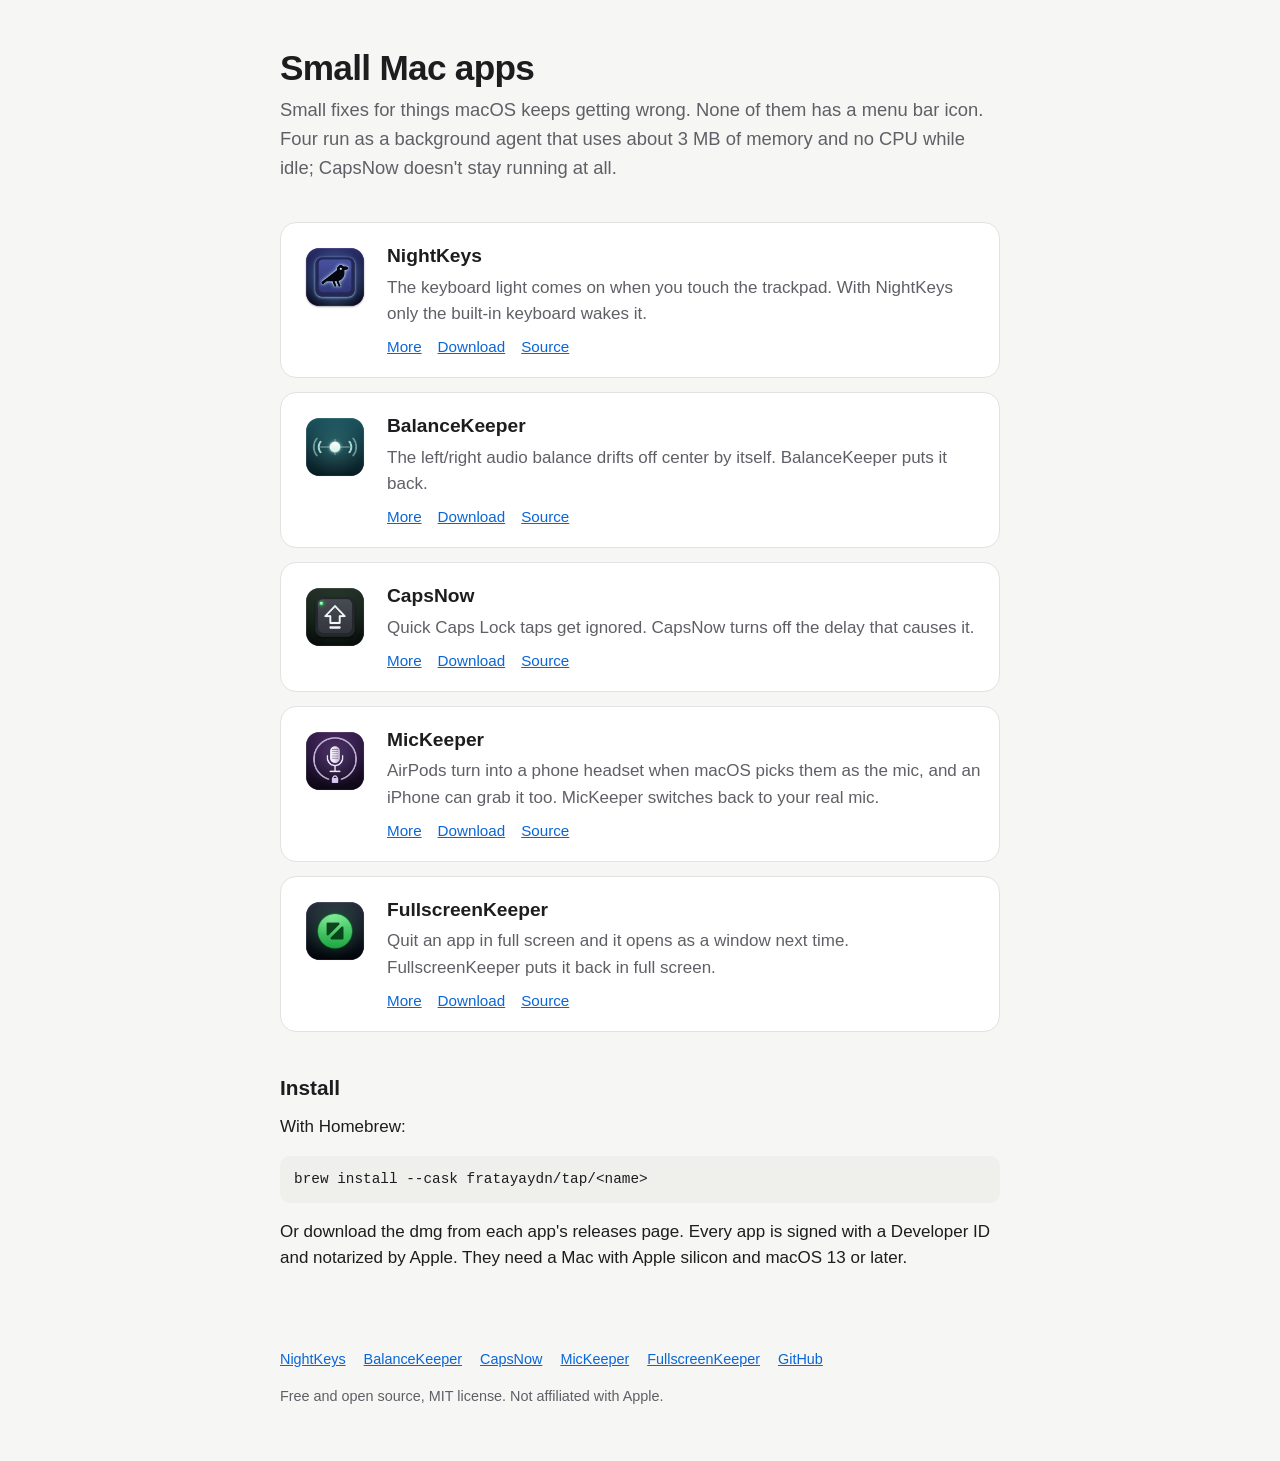
<file: index.html>
<!doctype html>
<html lang="en">
<head>
<meta charset="utf-8">
<meta name="viewport" content="width=device-width, initial-scale=1">
<title>Small Mac apps by fratayaydn</title>
<meta name="description" content="Free, open source macOS utilities: NightKeys, BalanceKeeper, CapsNow and MicKeeper. Small fixes for keyboard light, audio balance, Caps Lock delay and AirPods microphone.">
<link rel="canonical" href="https://fratayaydn.github.io/">
<link rel="icon" href="/assets/nightkeys-icon-64.png">
<meta property="og:type" content="website">
<meta property="og:title" content="Small Mac apps by fratayaydn">
<meta property="og:description" content="Free, open source macOS utilities: NightKeys, BalanceKeeper, CapsNow and MicKeeper. Small fixes for keyboard light, audio balance, Caps Lock delay and AirPods microphone.">
<meta property="og:url" content="https://fratayaydn.github.io/">
<meta property="og:image" content="https://fratayaydn.github.io/assets/site-card.png">
<meta name="twitter:card" content="summary_large_image">
<link rel="stylesheet" href="/assets/style.css">
<script type="application/ld+json">
{
 "@context": "https://schema.org",
 "@type": "WebSite",
 "name": "Small Mac apps",
 "url": "https://fratayaydn.github.io/",
 "author": {
  "@type": "Person",
  "name": "Fırat Ayaydın",
  "url": "https://github.com/fratayaydn"
 },
 "hasPart": [
  {
   "@type": "SoftwareApplication",
   "name": "NightKeys",
   "url": "https://fratayaydn.github.io/nightkeys/",
   "operatingSystem": "macOS",
   "applicationCategory": "UtilitiesApplication"
  },
  {
   "@type": "SoftwareApplication",
   "name": "BalanceKeeper",
   "url": "https://fratayaydn.github.io/balancekeeper/",
   "operatingSystem": "macOS",
   "applicationCategory": "UtilitiesApplication"
  },
  {
   "@type": "SoftwareApplication",
   "name": "CapsNow",
   "url": "https://fratayaydn.github.io/capsnow/",
   "operatingSystem": "macOS",
   "applicationCategory": "UtilitiesApplication"
  },
  {
   "@type": "SoftwareApplication",
   "name": "MicKeeper",
   "url": "https://fratayaydn.github.io/mickeeper/",
   "operatingSystem": "macOS",
   "applicationCategory": "UtilitiesApplication"
  }
 ]
}
</script>
<script type='module' src='https://static.cloudflareinsights.com/beacon.min.js' data-cf-beacon='{"token": "ce763ea0298b45959fbdf014d307d417"}'></script>
</head>
<body>
<main>
<section class="intro">
<h1>Small Mac apps</h1>
<p class="lead">Small fixes for things macOS keeps getting wrong. None of them has a menu bar icon. Four run as a background agent that uses about 3 MB of memory and no CPU while idle; CapsNow doesn't stay running at all.</p>
</section>
<ul class="apps">
<li class="app">
<img src="/assets/nightkeys-icon.png" alt="" width="72" height="72">
<div>
<h2><a href="/nightkeys/">NightKeys</a></h2>
<p>The keyboard light comes on when you touch the trackpad. With NightKeys only the built-in keyboard wakes it.</p>
<div class="links"><a href="/nightkeys/">More</a><a href="https://github.com/fratayaydn/nightkeys/releases/latest">Download</a><a href="https://github.com/fratayaydn/nightkeys">Source</a></div>
</div>
</li>
<li class="app">
<img src="/assets/balancekeeper-icon.png" alt="" width="72" height="72">
<div>
<h2><a href="/balancekeeper/">BalanceKeeper</a></h2>
<p>The left/right audio balance drifts off center by itself. BalanceKeeper puts it back.</p>
<div class="links"><a href="/balancekeeper/">More</a><a href="https://github.com/fratayaydn/balancekeeper/releases/latest">Download</a><a href="https://github.com/fratayaydn/balancekeeper">Source</a></div>
</div>
</li>
<li class="app">
<img src="/assets/capsnow-icon.png" alt="" width="72" height="72">
<div>
<h2><a href="/capsnow/">CapsNow</a></h2>
<p>Quick Caps Lock taps get ignored. CapsNow turns off the delay that causes it.</p>
<div class="links"><a href="/capsnow/">More</a><a href="https://github.com/fratayaydn/capsnow/releases/latest">Download</a><a href="https://github.com/fratayaydn/capsnow">Source</a></div>
</div>
</li>
<li class="app">
<img src="/assets/mickeeper-icon.png" alt="" width="72" height="72">
<div>
<h2><a href="/mickeeper/">MicKeeper</a></h2>
<p>AirPods turn into a phone headset when macOS picks them as the mic, and an iPhone can grab it too. MicKeeper switches back to your real mic.</p>
<div class="links"><a href="/mickeeper/">More</a><a href="https://github.com/fratayaydn/mickeeper/releases/latest">Download</a><a href="https://github.com/fratayaydn/mickeeper">Source</a></div>
</div>
</li>
<li class="app">
<img src="/assets/fullscreenkeeper-icon.png" alt="" width="72" height="72">
<div>
<h2><a href="/fullscreenkeeper/">FullscreenKeeper</a></h2>
<p>Quit an app in full screen and it opens as a window next time. FullscreenKeeper puts it back in full screen.</p>
<div class="links"><a href="/fullscreenkeeper/">More</a><a href="https://github.com/fratayaydn/fullscreenkeeper/releases/latest">Download</a><a href="https://github.com/fratayaydn/fullscreenkeeper">Source</a></div>
</div>
</li>
</ul>
<h2>Install</h2>
<p>With Homebrew:</p>
<pre><code>brew install --cask fratayaydn/tap/&lt;name&gt;</code></pre>
<p>Or download the dmg from each app's releases page. Every app is signed with a Developer ID and notarized by Apple. They need a Mac with Apple silicon and macOS 13 or later.</p>
</main>
<footer class="site">
<ul><li><a href="/nightkeys/">NightKeys</a></li><li><a href="/balancekeeper/">BalanceKeeper</a></li><li><a href="/capsnow/">CapsNow</a></li><li><a href="/mickeeper/">MicKeeper</a></li><li><a href="/fullscreenkeeper/">FullscreenKeeper</a></li><li><a href="https://github.com/fratayaydn">GitHub</a></li></ul>
<p>Free and open source, MIT license. Not affiliated with Apple.</p>
</footer>
</body>
</html>
</file>
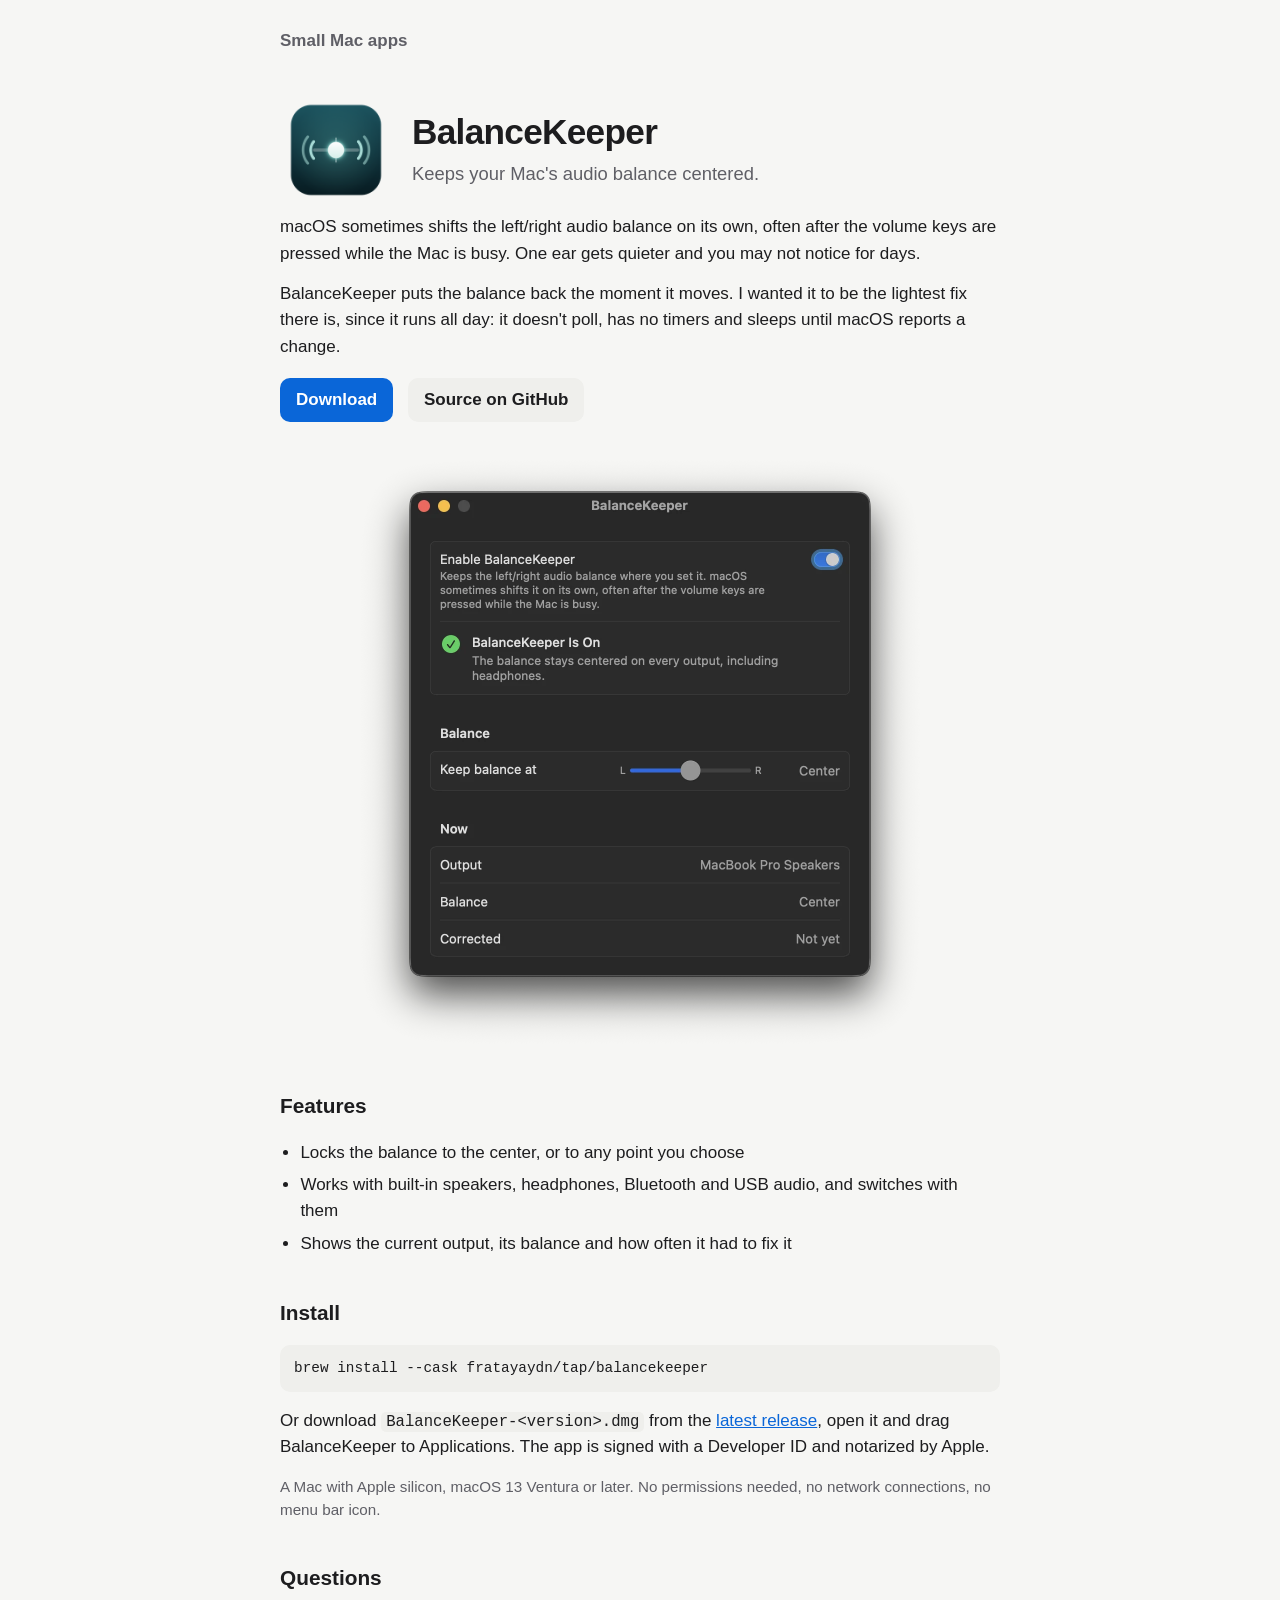
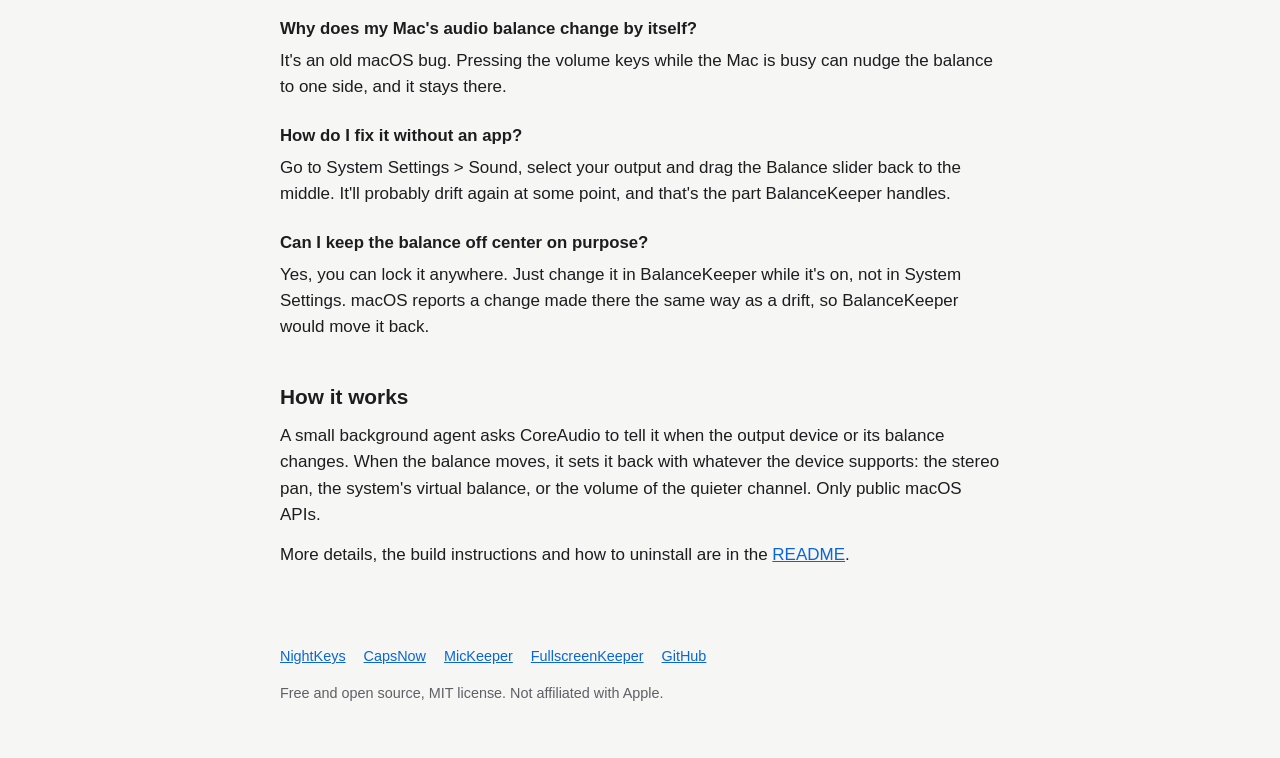
<file: balancekeeper/index.html>
<!doctype html>
<html lang="en">
<head>
<meta charset="utf-8">
<meta name="viewport" content="width=device-width, initial-scale=1">
<title>BalanceKeeper: fix Mac audio balance drifting left or right</title>
<meta name="description" content="Your Mac&#x27;s left/right audio balance sometimes moves on its own. BalanceKeeper puts it back the moment it does. Works with speakers, headphones, Bluetooth and USB audio. Free and open source.">
<link rel="canonical" href="https://fratayaydn.github.io/balancekeeper/">
<link rel="icon" href="/assets/balancekeeper-icon-64.png">
<meta property="og:type" content="website">
<meta property="og:title" content="BalanceKeeper: fix Mac audio balance drifting left or right">
<meta property="og:description" content="Your Mac&#x27;s left/right audio balance sometimes moves on its own. BalanceKeeper puts it back the moment it does. Works with speakers, headphones, Bluetooth and USB audio. Free and open source.">
<meta property="og:url" content="https://fratayaydn.github.io/balancekeeper/">
<meta property="og:image" content="https://repository-images.githubusercontent.com/1421093372/2df43763-d694-4285-b40e-0198a69d6f33">
<meta name="twitter:card" content="summary_large_image">
<link rel="stylesheet" href="/assets/style.css">
<script type="application/ld+json">
{
 "@context": "https://schema.org",
 "@type": "SoftwareApplication",
 "name": "BalanceKeeper",
 "description": "Your Mac's left/right audio balance sometimes moves on its own. BalanceKeeper puts it back the moment it does. Works with speakers, headphones, Bluetooth and USB audio. Free and open source.",
 "url": "https://fratayaydn.github.io/balancekeeper/",
 "image": "https://fratayaydn.github.io/assets/balancekeeper-icon.png",
 "screenshot": "https://fratayaydn.github.io/assets/balancekeeper-screenshot.webp",
 "operatingSystem": "macOS 13 or later",
 "applicationCategory": "UtilitiesApplication",
 "downloadUrl": "https://github.com/fratayaydn/balancekeeper/releases/latest",
 "installUrl": "https://github.com/fratayaydn/balancekeeper#install",
 "isAccessibleForFree": true,
 "offers": {
  "@type": "Offer",
  "price": "0",
  "priceCurrency": "USD"
 },
 "license": "https://opensource.org/licenses/MIT",
 "author": {
  "@type": "Person",
  "name": "Fırat Ayaydın",
  "url": "https://github.com/fratayaydn"
 },
 "sameAs": [
  "https://github.com/fratayaydn/balancekeeper"
 ]
}
</script>
<script type='module' src='https://static.cloudflareinsights.com/beacon.min.js' data-cf-beacon='{"token": "ce763ea0298b45959fbdf014d307d417"}'></script>
</head>
<body>
<header class="site"><a href="/">Small Mac apps</a></header>
<main>
<section class="hero">
<img src="/assets/balancekeeper-icon.png" alt="BalanceKeeper icon" width="112" height="112">
<div>
<h1>BalanceKeeper</h1>
<p>Keeps your Mac's audio balance centered.</p>
</div>
</section>
<p>macOS sometimes shifts the left/right audio balance on its own, often after the volume keys are pressed while the Mac is busy. One ear gets quieter and you may not notice for days.</p>
<p>BalanceKeeper puts the balance back the moment it moves. I wanted it to be the lightest fix there is, since it runs all day: it doesn't poll, has no timers and sleeps until macOS reports a change.</p>
<p>
<a class="button" href="https://github.com/fratayaydn/balancekeeper/releases/latest">Download</a>
<a class="button secondary" href="https://github.com/fratayaydn/balancekeeper">Source on GitHub</a>
</p>
<img class="shot" src="/assets/balancekeeper-screenshot.webp" alt="The BalanceKeeper settings window" width="572" loading="lazy">
<h2>Features</h2>
<ul class="features">
<li>Locks the balance to the center, or to any point you choose</li>
<li>Works with built-in speakers, headphones, Bluetooth and USB audio, and switches with them</li>
<li>Shows the current output, its balance and how often it had to fix it</li>
</ul>
<h2>Install</h2>
<pre><code>brew install --cask fratayaydn/tap/balancekeeper</code></pre>
<p>Or download <code>BalanceKeeper-&lt;version&gt;.dmg</code> from the <a href="https://github.com/fratayaydn/balancekeeper/releases/latest">latest release</a>, open it and drag BalanceKeeper to Applications. The app is signed with a Developer ID and notarized by Apple.</p>
<p class="note">A Mac with Apple silicon, macOS 13 Ventura or later. No permissions needed, no network connections, no menu bar icon.</p>
<h2>Questions</h2>
<h3>Why does my Mac's audio balance change by itself?</h3>
<p>It's an old macOS bug. Pressing the volume keys while the Mac is busy can nudge the balance to one side, and it stays there.</p>
<h3>How do I fix it without an app?</h3>
<p>Go to System Settings &gt; Sound, select your output and drag the Balance slider back to the middle. It'll probably drift again at some point, and that's the part BalanceKeeper handles.</p>
<h3>Can I keep the balance off center on purpose?</h3>
<p>Yes, you can lock it anywhere. Just change it in BalanceKeeper while it's on, not in System Settings. macOS reports a change made there the same way as a drift, so BalanceKeeper would move it back.</p>
<h2>How it works</h2>
<p>A small background agent asks CoreAudio to tell it when the output device or its balance changes. When the balance moves, it sets it back with whatever the device supports: the stereo pan, the system's virtual balance, or the volume of the quieter channel. Only public macOS APIs.</p>
<p>More details, the build instructions and how to uninstall are in the <a href="https://github.com/fratayaydn/balancekeeper#readme">README</a>.</p>
</main>
<footer class="site">
<ul><li><a href="/nightkeys/">NightKeys</a></li><li><a href="/capsnow/">CapsNow</a></li><li><a href="/mickeeper/">MicKeeper</a></li><li><a href="/fullscreenkeeper/">FullscreenKeeper</a></li><li><a href="https://github.com/fratayaydn">GitHub</a></li></ul>
<p>Free and open source, MIT license. Not affiliated with Apple.</p>
</footer>
</body>
</html>
</file>
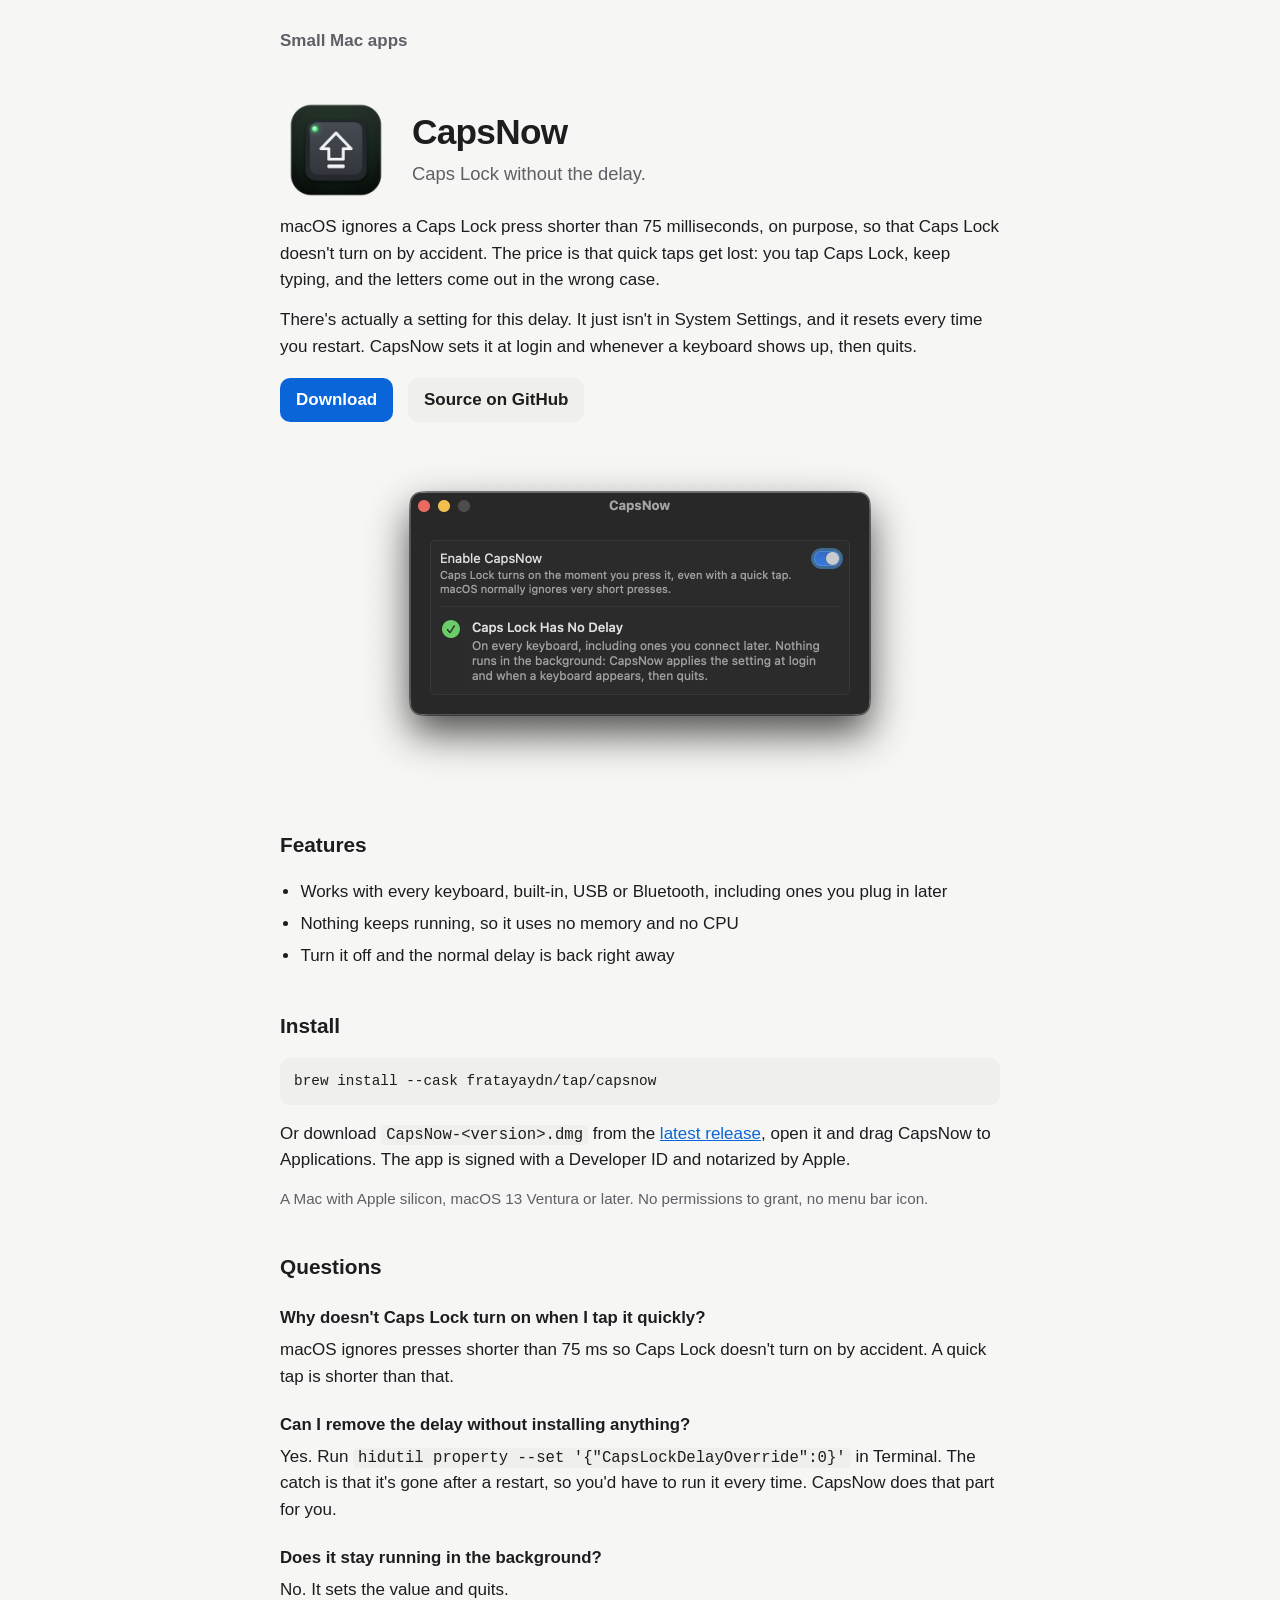
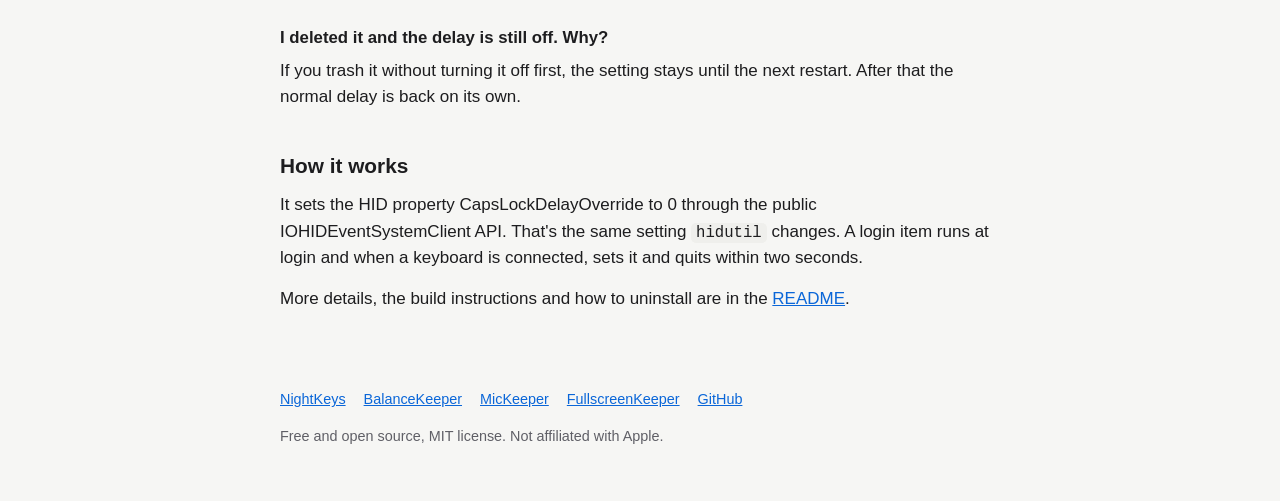
<file: capsnow/index.html>
<!doctype html>
<html lang="en">
<head>
<meta charset="utf-8">
<meta name="viewport" content="width=device-width, initial-scale=1">
<title>CapsNow: remove the Caps Lock delay on Mac</title>
<meta name="description" content="macOS ignores quick Caps Lock taps on purpose. CapsNow turns that delay off at login and quits, so nothing stays running. Free and open source.">
<link rel="canonical" href="https://fratayaydn.github.io/capsnow/">
<link rel="icon" href="/assets/capsnow-icon-64.png">
<meta property="og:type" content="website">
<meta property="og:title" content="CapsNow: remove the Caps Lock delay on Mac">
<meta property="og:description" content="macOS ignores quick Caps Lock taps on purpose. CapsNow turns that delay off at login and quits, so nothing stays running. Free and open source.">
<meta property="og:url" content="https://fratayaydn.github.io/capsnow/">
<meta property="og:image" content="https://repository-images.githubusercontent.com/1421187242/48ab13c1-2c7b-4070-b267-c9a2c92a9d3b">
<meta name="twitter:card" content="summary_large_image">
<link rel="stylesheet" href="/assets/style.css">
<script type="application/ld+json">
{
 "@context": "https://schema.org",
 "@type": "SoftwareApplication",
 "name": "CapsNow",
 "description": "macOS ignores quick Caps Lock taps on purpose. CapsNow turns that delay off at login and quits, so nothing stays running. Free and open source.",
 "url": "https://fratayaydn.github.io/capsnow/",
 "image": "https://fratayaydn.github.io/assets/capsnow-icon.png",
 "screenshot": "https://fratayaydn.github.io/assets/capsnow-screenshot.webp",
 "operatingSystem": "macOS 13 or later",
 "applicationCategory": "UtilitiesApplication",
 "downloadUrl": "https://github.com/fratayaydn/capsnow/releases/latest",
 "installUrl": "https://github.com/fratayaydn/capsnow#install",
 "isAccessibleForFree": true,
 "offers": {
  "@type": "Offer",
  "price": "0",
  "priceCurrency": "USD"
 },
 "license": "https://opensource.org/licenses/MIT",
 "author": {
  "@type": "Person",
  "name": "Fırat Ayaydın",
  "url": "https://github.com/fratayaydn"
 },
 "sameAs": [
  "https://github.com/fratayaydn/capsnow"
 ]
}
</script>
<script type='module' src='https://static.cloudflareinsights.com/beacon.min.js' data-cf-beacon='{"token": "ce763ea0298b45959fbdf014d307d417"}'></script>
</head>
<body>
<header class="site"><a href="/">Small Mac apps</a></header>
<main>
<section class="hero">
<img src="/assets/capsnow-icon.png" alt="CapsNow icon" width="112" height="112">
<div>
<h1>CapsNow</h1>
<p>Caps Lock without the delay.</p>
</div>
</section>
<p>macOS ignores a Caps Lock press shorter than 75 milliseconds, on purpose, so that Caps Lock doesn't turn on by accident. The price is that quick taps get lost: you tap Caps Lock, keep typing, and the letters come out in the wrong case.</p>
<p>There's actually a setting for this delay. It just isn't in System Settings, and it resets every time you restart. CapsNow sets it at login and whenever a keyboard shows up, then quits.</p>
<p>
<a class="button" href="https://github.com/fratayaydn/capsnow/releases/latest">Download</a>
<a class="button secondary" href="https://github.com/fratayaydn/capsnow">Source on GitHub</a>
</p>
<img class="shot" src="/assets/capsnow-screenshot.webp" alt="The CapsNow settings window" width="572" loading="lazy">
<h2>Features</h2>
<ul class="features">
<li>Works with every keyboard, built-in, USB or Bluetooth, including ones you plug in later</li>
<li>Nothing keeps running, so it uses no memory and no CPU</li>
<li>Turn it off and the normal delay is back right away</li>
</ul>
<h2>Install</h2>
<pre><code>brew install --cask fratayaydn/tap/capsnow</code></pre>
<p>Or download <code>CapsNow-&lt;version&gt;.dmg</code> from the <a href="https://github.com/fratayaydn/capsnow/releases/latest">latest release</a>, open it and drag CapsNow to Applications. The app is signed with a Developer ID and notarized by Apple.</p>
<p class="note">A Mac with Apple silicon, macOS 13 Ventura or later. No permissions to grant, no menu bar icon.</p>
<h2>Questions</h2>
<h3>Why doesn't Caps Lock turn on when I tap it quickly?</h3>
<p>macOS ignores presses shorter than 75 ms so Caps Lock doesn't turn on by accident. A quick tap is shorter than that.</p>
<h3>Can I remove the delay without installing anything?</h3>
<p>Yes. Run <code>hidutil property --set '{"CapsLockDelayOverride":0}'</code> in Terminal. The catch is that it's gone after a restart, so you'd have to run it every time. CapsNow does that part for you.</p>
<h3>Does it stay running in the background?</h3>
<p>No. It sets the value and quits.</p>
<h3>I deleted it and the delay is still off. Why?</h3>
<p>If you trash it without turning it off first, the setting stays until the next restart. After that the normal delay is back on its own.</p>
<h2>How it works</h2>
<p>It sets the HID property CapsLockDelayOverride to 0 through the public IOHIDEventSystemClient API. That's the same setting <code>hidutil</code> changes. A login item runs at login and when a keyboard is connected, sets it and quits within two seconds.</p>
<p>More details, the build instructions and how to uninstall are in the <a href="https://github.com/fratayaydn/capsnow#readme">README</a>.</p>
</main>
<footer class="site">
<ul><li><a href="/nightkeys/">NightKeys</a></li><li><a href="/balancekeeper/">BalanceKeeper</a></li><li><a href="/mickeeper/">MicKeeper</a></li><li><a href="/fullscreenkeeper/">FullscreenKeeper</a></li><li><a href="https://github.com/fratayaydn">GitHub</a></li></ul>
<p>Free and open source, MIT license. Not affiliated with Apple.</p>
</footer>
</body>
</html>
</file>
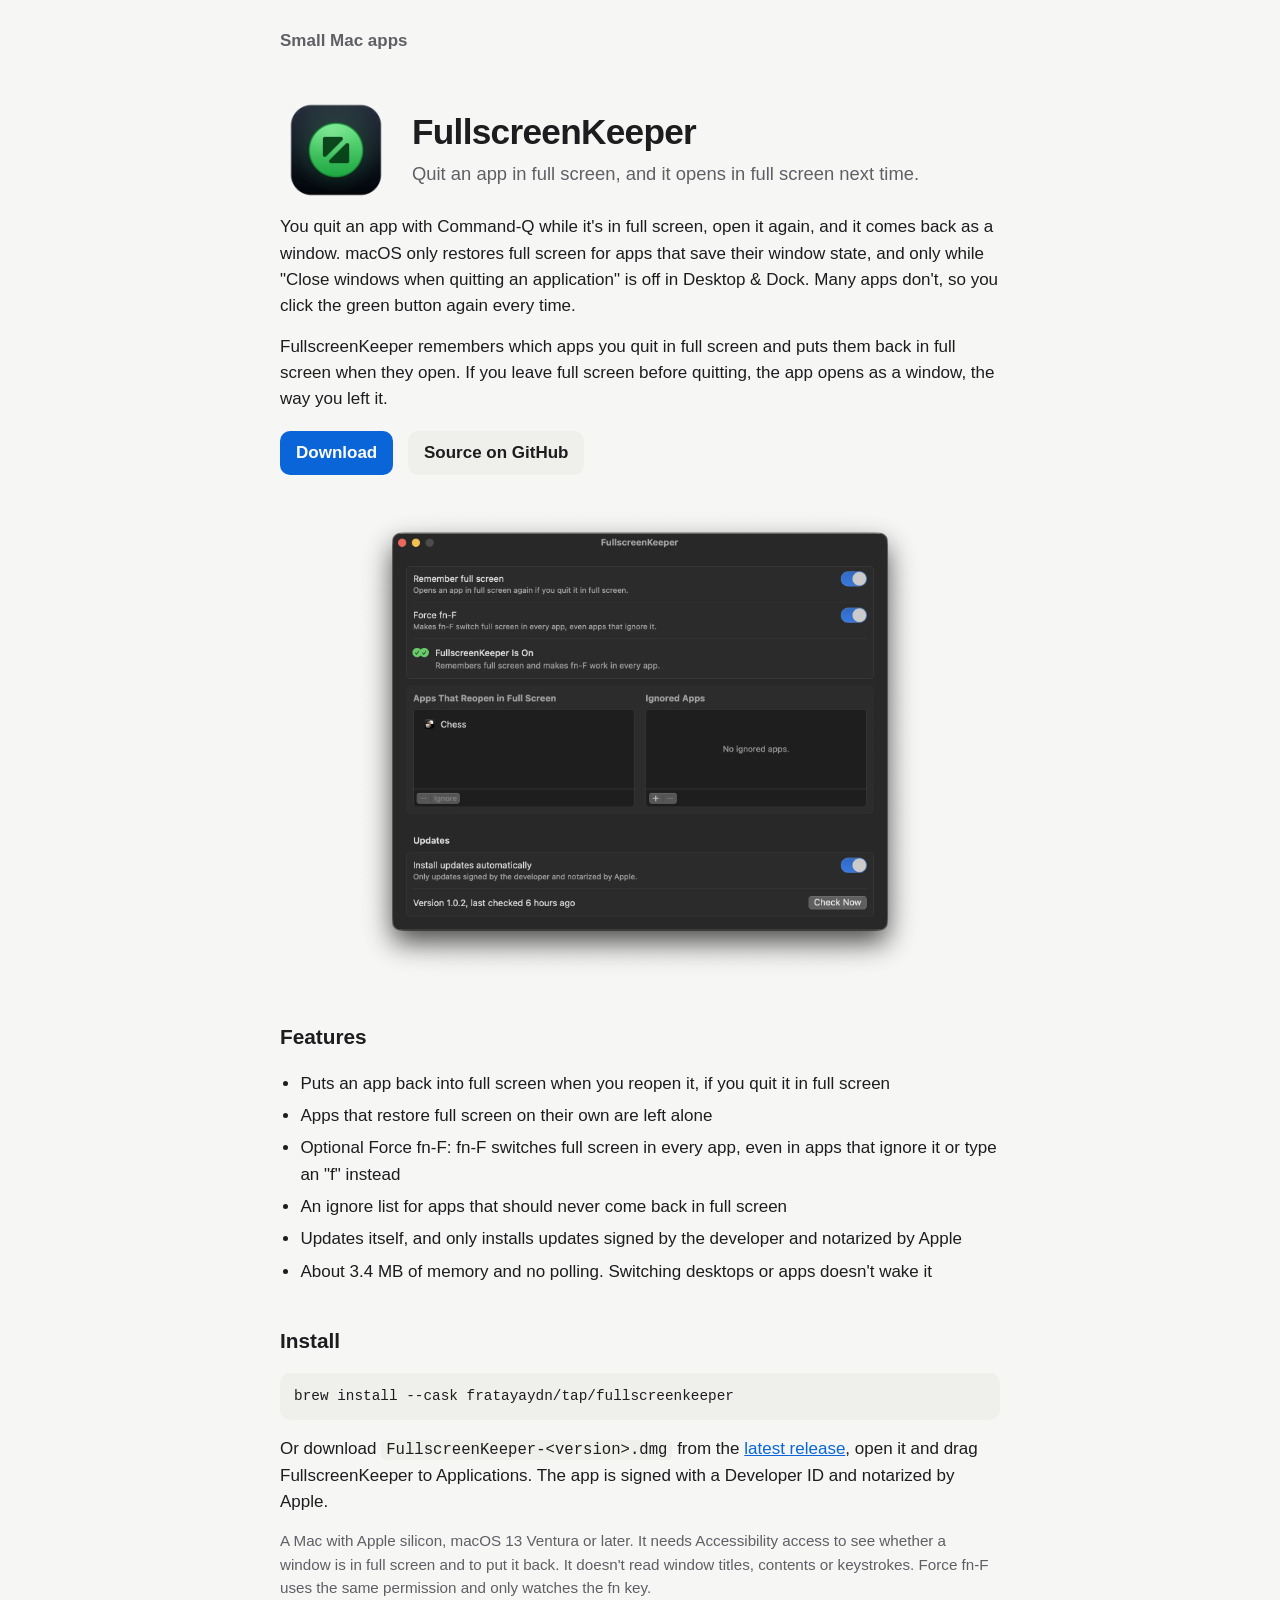
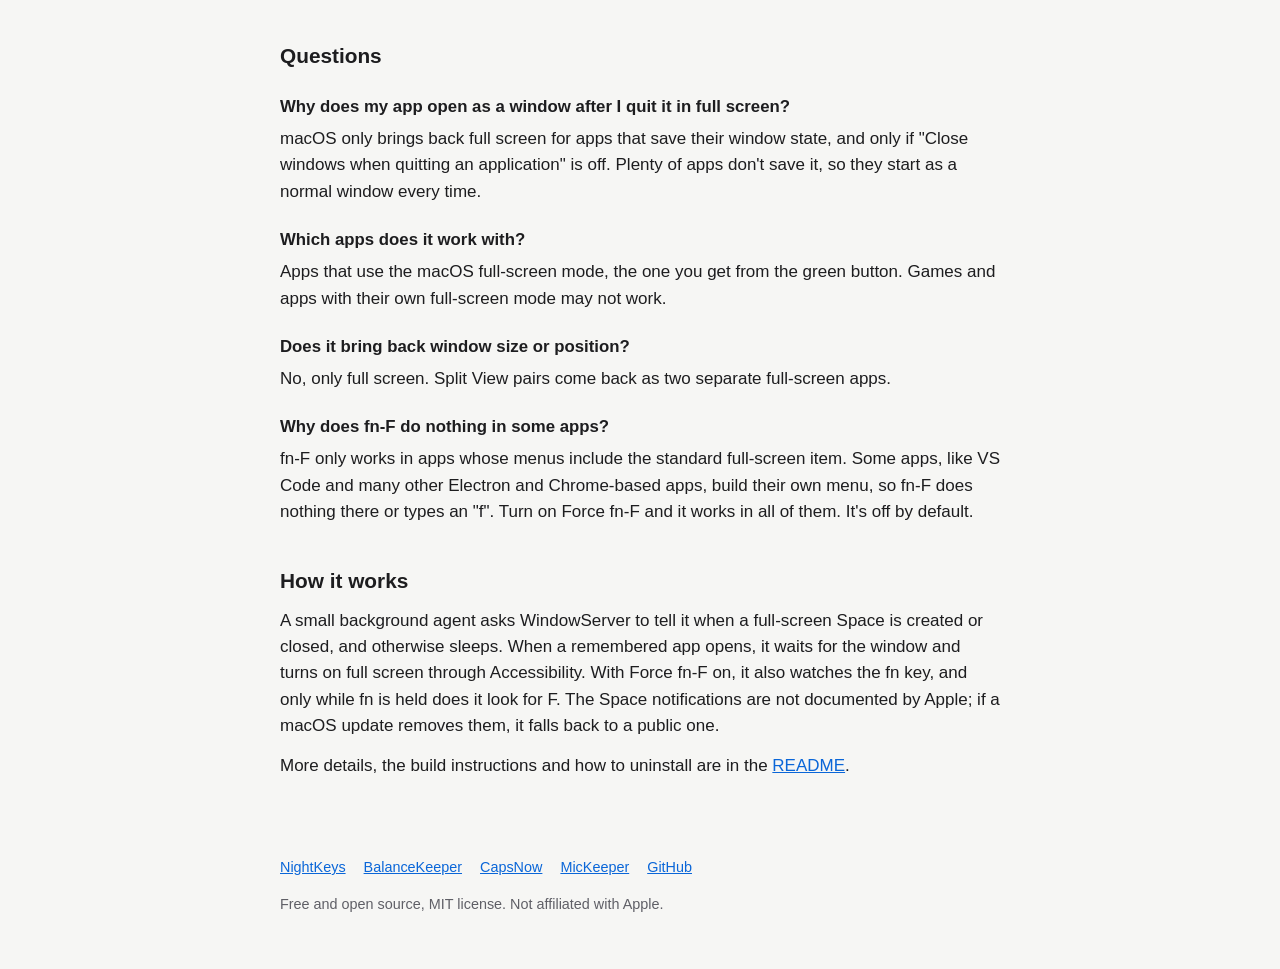
<file: fullscreenkeeper/index.html>
<!doctype html>
<html lang="en">
<head>
<meta charset="utf-8">
<meta name="viewport" content="width=device-width, initial-scale=1">
<title>FullscreenKeeper: reopen Mac apps in full screen after Command-Q</title>
<meta name="description" content="Quit an app in full screen and it opens as a window next time. FullscreenKeeper remembers which apps you quit in full screen and puts them back. Free and open source.">
<link rel="canonical" href="https://fratayaydn.github.io/fullscreenkeeper/">
<link rel="icon" href="/assets/fullscreenkeeper-icon-64.png">
<meta property="og:type" content="website">
<meta property="og:title" content="FullscreenKeeper: reopen Mac apps in full screen after Command-Q">
<meta property="og:description" content="Quit an app in full screen and it opens as a window next time. FullscreenKeeper remembers which apps you quit in full screen and puts them back. Free and open source.">
<meta property="og:url" content="https://fratayaydn.github.io/fullscreenkeeper/">
<meta property="og:image" content="https://fratayaydn.github.io/assets/fullscreenkeeper-card.png">
<meta name="twitter:card" content="summary_large_image">
<link rel="stylesheet" href="/assets/style.css">
<script type="application/ld+json">
{
 "@context": "https://schema.org",
 "@type": "SoftwareApplication",
 "name": "FullscreenKeeper",
 "description": "Quit an app in full screen and it opens as a window next time. FullscreenKeeper remembers which apps you quit in full screen and puts them back. Free and open source.",
 "url": "https://fratayaydn.github.io/fullscreenkeeper/",
 "image": "https://fratayaydn.github.io/assets/fullscreenkeeper-icon.png",
 "screenshot": "https://fratayaydn.github.io/assets/fullscreenkeeper-screenshot.webp",
 "operatingSystem": "macOS 13 or later",
 "applicationCategory": "UtilitiesApplication",
 "downloadUrl": "https://github.com/fratayaydn/fullscreenkeeper/releases/latest",
 "installUrl": "https://github.com/fratayaydn/fullscreenkeeper#install",
 "isAccessibleForFree": true,
 "offers": {
  "@type": "Offer",
  "price": "0",
  "priceCurrency": "USD"
 },
 "license": "https://opensource.org/licenses/MIT",
 "author": {
  "@type": "Person",
  "name": "Fırat Ayaydın",
  "url": "https://github.com/fratayaydn"
 },
 "sameAs": [
  "https://github.com/fratayaydn/fullscreenkeeper"
 ]
}
</script>
<script type='module' src='https://static.cloudflareinsights.com/beacon.min.js' data-cf-beacon='{"token": "ce763ea0298b45959fbdf014d307d417"}'></script>
</head>
<body>
<header class="site"><a href="/">Small Mac apps</a></header>
<main>
<section class="hero">
<img src="/assets/fullscreenkeeper-icon.png" alt="FullscreenKeeper icon" width="112" height="112">
<div>
<h1>FullscreenKeeper</h1>
<p>Quit an app in full screen, and it opens in full screen next time.</p>
</div>
</section>
<p>You quit an app with Command-Q while it's in full screen, open it again, and it comes back as a window. macOS only restores full screen for apps that save their window state, and only while "Close windows when quitting an application" is off in Desktop &amp; Dock. Many apps don't, so you click the green button again every time.</p>
<p>FullscreenKeeper remembers which apps you quit in full screen and puts them back in full screen when they open. If you leave full screen before quitting, the app opens as a window, the way you left it.</p>
<p>
<a class="button" href="https://github.com/fratayaydn/fullscreenkeeper/releases/latest">Download</a>
<a class="button secondary" href="https://github.com/fratayaydn/fullscreenkeeper">Source on GitHub</a>
</p>
<img class="shot" src="/assets/fullscreenkeeper-screenshot.webp" alt="The FullscreenKeeper settings window" width="832" loading="lazy">
<h2>Features</h2>
<ul class="features">
<li>Puts an app back into full screen when you reopen it, if you quit it in full screen</li>
<li>Apps that restore full screen on their own are left alone</li>
<li>Optional Force fn-F: fn-F switches full screen in every app, even in apps that ignore it or type an "f" instead</li>
<li>An ignore list for apps that should never come back in full screen</li>
<li>Updates itself, and only installs updates signed by the developer and notarized by Apple</li>
<li>About 3.4 MB of memory and no polling. Switching desktops or apps doesn't wake it</li>
</ul>
<h2>Install</h2>
<pre><code>brew install --cask fratayaydn/tap/fullscreenkeeper</code></pre>
<p>Or download <code>FullscreenKeeper-&lt;version&gt;.dmg</code> from the <a href="https://github.com/fratayaydn/fullscreenkeeper/releases/latest">latest release</a>, open it and drag FullscreenKeeper to Applications. The app is signed with a Developer ID and notarized by Apple.</p>
<p class="note">A Mac with Apple silicon, macOS 13 Ventura or later. It needs Accessibility access to see whether a window is in full screen and to put it back. It doesn't read window titles, contents or keystrokes. Force fn-F uses the same permission and only watches the fn key.</p>
<h2>Questions</h2>
<h3>Why does my app open as a window after I quit it in full screen?</h3>
<p>macOS only brings back full screen for apps that save their window state, and only if "Close windows when quitting an application" is off. Plenty of apps don't save it, so they start as a normal window every time.</p>
<h3>Which apps does it work with?</h3>
<p>Apps that use the macOS full-screen mode, the one you get from the green button. Games and apps with their own full-screen mode may not work.</p>
<h3>Does it bring back window size or position?</h3>
<p>No, only full screen. Split View pairs come back as two separate full-screen apps.</p>
<h3>Why does fn-F do nothing in some apps?</h3>
<p>fn-F only works in apps whose menus include the standard full-screen item. Some apps, like VS Code and many other Electron and Chrome-based apps, build their own menu, so fn-F does nothing there or types an "f". Turn on Force fn-F and it works in all of them. It's off by default.</p>
<h2>How it works</h2>
<p>A small background agent asks WindowServer to tell it when a full-screen Space is created or closed, and otherwise sleeps. When a remembered app opens, it waits for the window and turns on full screen through Accessibility. With Force fn-F on, it also watches the fn key, and only while fn is held does it look for F. The Space notifications are not documented by Apple; if a macOS update removes them, it falls back to a public one.</p>
<p>More details, the build instructions and how to uninstall are in the <a href="https://github.com/fratayaydn/fullscreenkeeper#readme">README</a>.</p>
</main>
<footer class="site">
<ul><li><a href="/nightkeys/">NightKeys</a></li><li><a href="/balancekeeper/">BalanceKeeper</a></li><li><a href="/capsnow/">CapsNow</a></li><li><a href="/mickeeper/">MicKeeper</a></li><li><a href="https://github.com/fratayaydn">GitHub</a></li></ul>
<p>Free and open source, MIT license. Not affiliated with Apple.</p>
</footer>
</body>
</html>
</file>
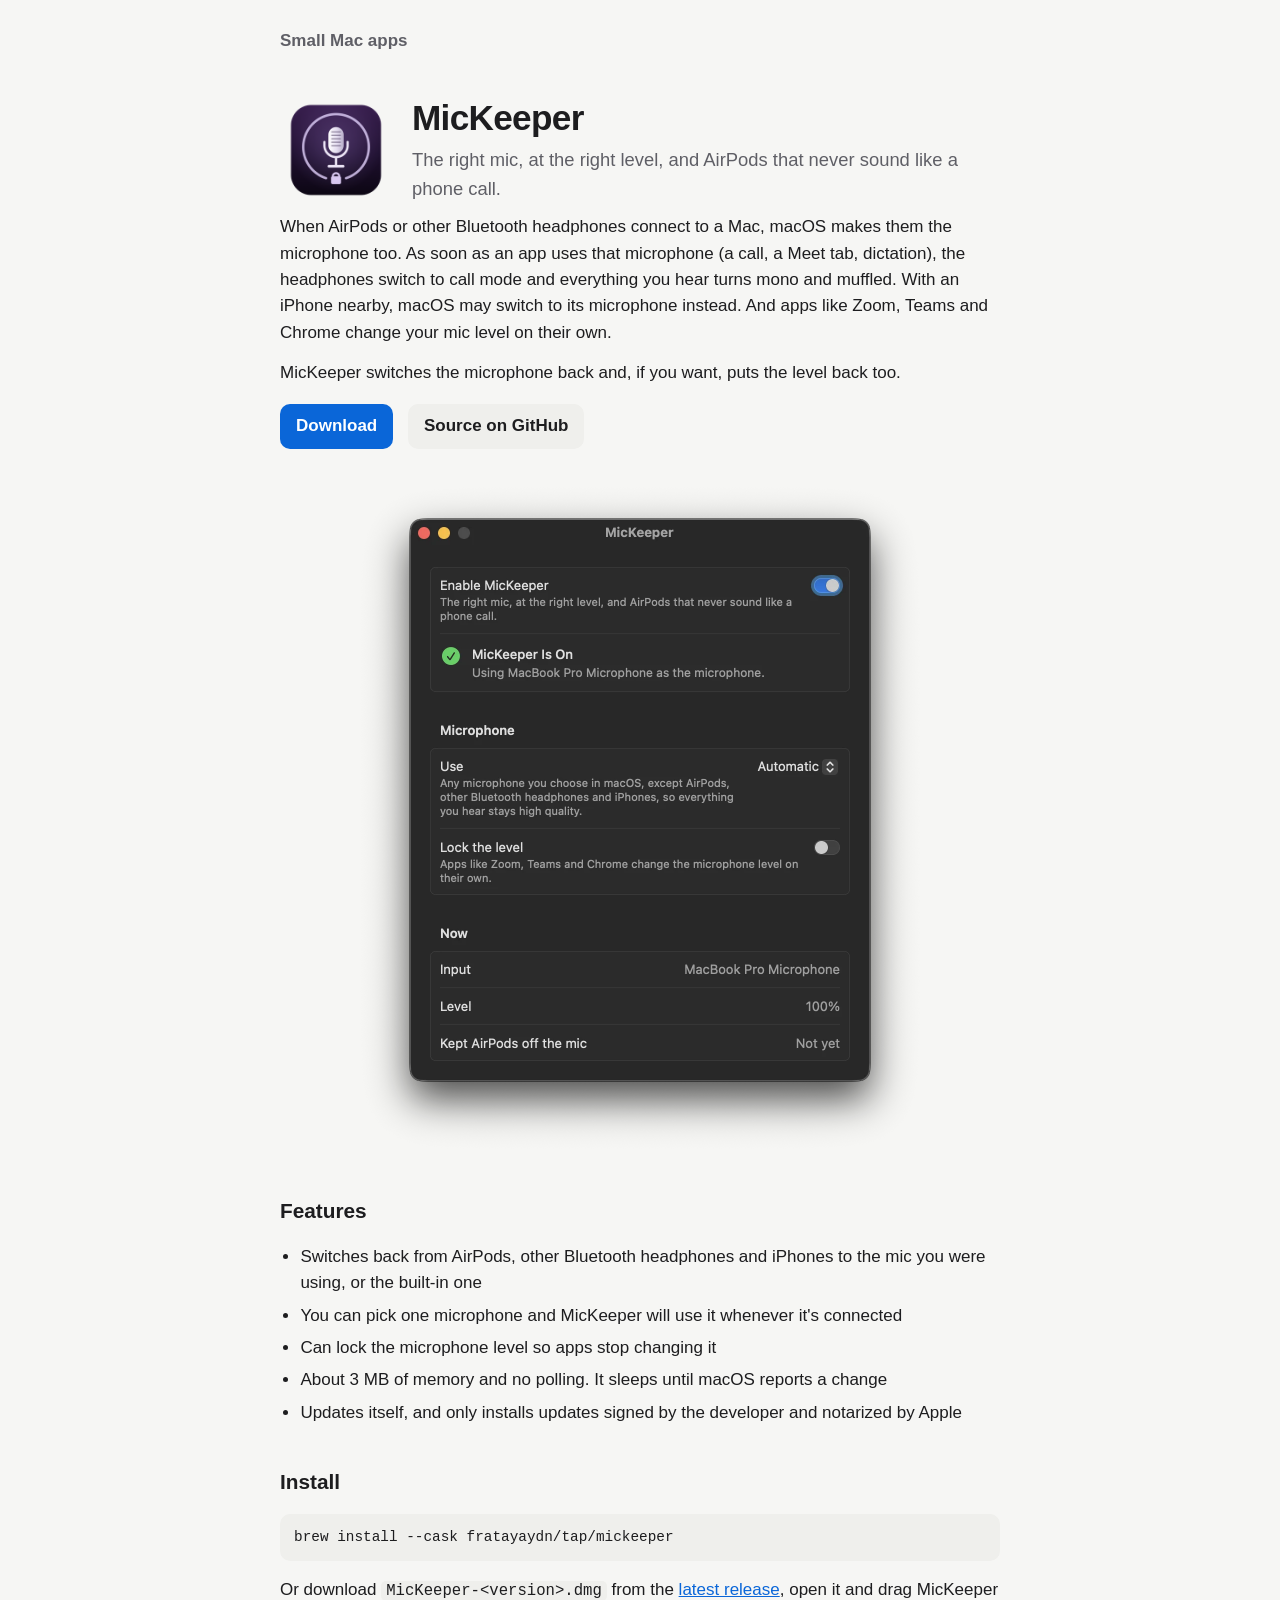
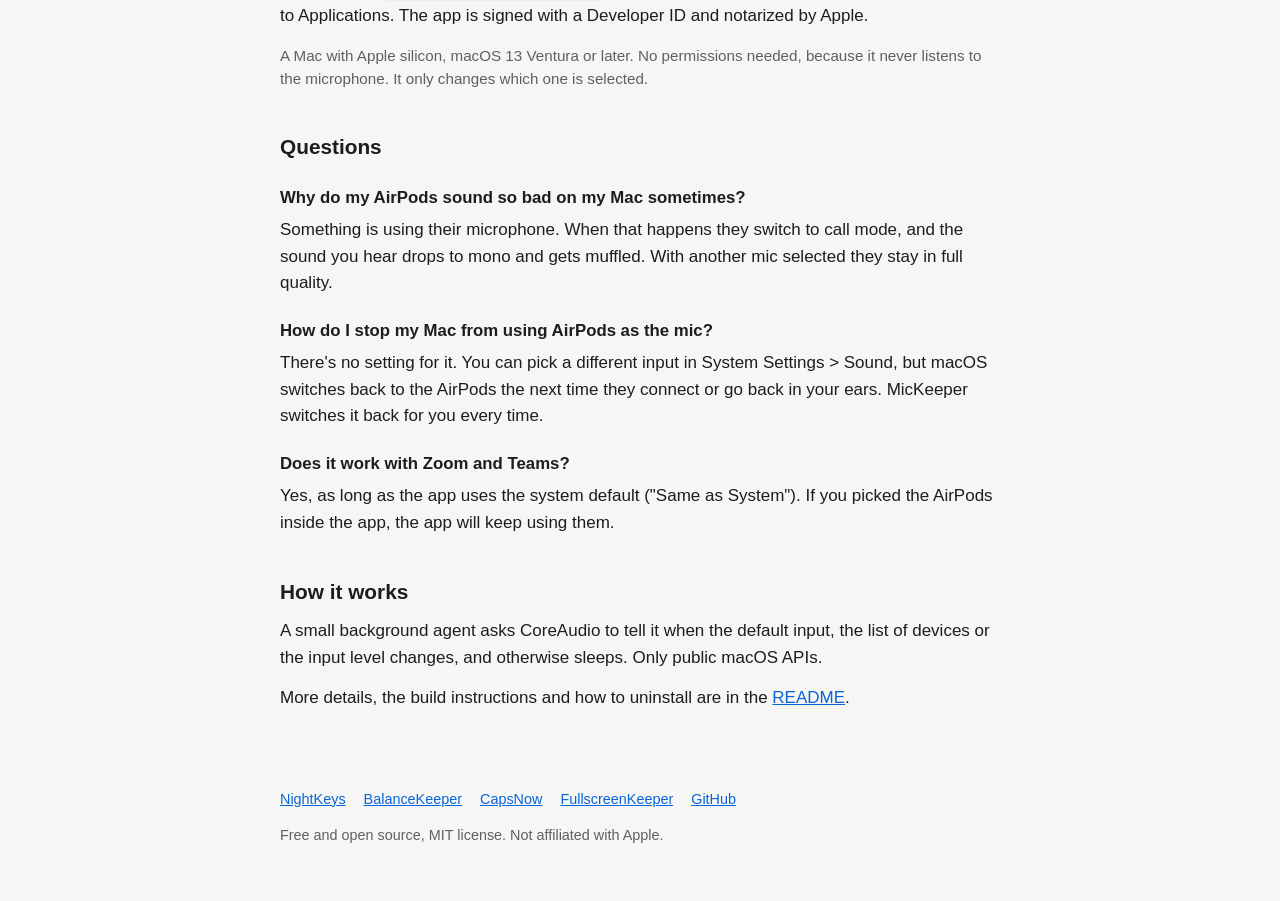
<file: mickeeper/index.html>
<!doctype html>
<html lang="en">
<head>
<meta charset="utf-8">
<meta name="viewport" content="width=device-width, initial-scale=1">
<title>MicKeeper: stop AirPods from taking over your Mac&#x27;s microphone</title>
<meta name="description" content="When AirPods connect, macOS uses them as the mic too and they drop to call quality. MicKeeper switches back to your real microphone and can lock its level. Free and open source.">
<link rel="canonical" href="https://fratayaydn.github.io/mickeeper/">
<link rel="icon" href="/assets/mickeeper-icon-64.png">
<meta property="og:type" content="website">
<meta property="og:title" content="MicKeeper: stop AirPods from taking over your Mac&#x27;s microphone">
<meta property="og:description" content="When AirPods connect, macOS uses them as the mic too and they drop to call quality. MicKeeper switches back to your real microphone and can lock its level. Free and open source.">
<meta property="og:url" content="https://fratayaydn.github.io/mickeeper/">
<meta property="og:image" content="https://repository-images.githubusercontent.com/1421421707/d972fd7b-d175-43c1-a530-de61c4023d4c">
<meta name="twitter:card" content="summary_large_image">
<link rel="stylesheet" href="/assets/style.css">
<script type="application/ld+json">
{
 "@context": "https://schema.org",
 "@type": "SoftwareApplication",
 "name": "MicKeeper",
 "description": "When AirPods connect, macOS uses them as the mic too and they drop to call quality. MicKeeper switches back to your real microphone and can lock its level. Free and open source.",
 "url": "https://fratayaydn.github.io/mickeeper/",
 "image": "https://fratayaydn.github.io/assets/mickeeper-icon.png",
 "screenshot": "https://fratayaydn.github.io/assets/mickeeper-screenshot.webp",
 "operatingSystem": "macOS 13 or later",
 "applicationCategory": "UtilitiesApplication",
 "downloadUrl": "https://github.com/fratayaydn/mickeeper/releases/latest",
 "installUrl": "https://github.com/fratayaydn/mickeeper#install",
 "isAccessibleForFree": true,
 "offers": {
  "@type": "Offer",
  "price": "0",
  "priceCurrency": "USD"
 },
 "license": "https://opensource.org/licenses/MIT",
 "author": {
  "@type": "Person",
  "name": "Fırat Ayaydın",
  "url": "https://github.com/fratayaydn"
 },
 "sameAs": [
  "https://github.com/fratayaydn/mickeeper"
 ]
}
</script>
<script type='module' src='https://static.cloudflareinsights.com/beacon.min.js' data-cf-beacon='{"token": "ce763ea0298b45959fbdf014d307d417"}'></script>
</head>
<body>
<header class="site"><a href="/">Small Mac apps</a></header>
<main>
<section class="hero">
<img src="/assets/mickeeper-icon.png" alt="MicKeeper icon" width="112" height="112">
<div>
<h1>MicKeeper</h1>
<p>The right mic, at the right level, and AirPods that never sound like a phone call.</p>
</div>
</section>
<p>When AirPods or other Bluetooth headphones connect to a Mac, macOS makes them the microphone too. As soon as an app uses that microphone (a call, a Meet tab, dictation), the headphones switch to call mode and everything you hear turns mono and muffled. With an iPhone nearby, macOS may switch to its microphone instead. And apps like Zoom, Teams and Chrome change your mic level on their own.</p>
<p>MicKeeper switches the microphone back and, if you want, puts the level back too.</p>
<p>
<a class="button" href="https://github.com/fratayaydn/mickeeper/releases/latest">Download</a>
<a class="button secondary" href="https://github.com/fratayaydn/mickeeper">Source on GitHub</a>
</p>
<img class="shot" src="/assets/mickeeper-screenshot.webp" alt="The MicKeeper settings window" width="572" loading="lazy">
<h2>Features</h2>
<ul class="features">
<li>Switches back from AirPods, other Bluetooth headphones and iPhones to the mic you were using, or the built-in one</li>
<li>You can pick one microphone and MicKeeper will use it whenever it's connected</li>
<li>Can lock the microphone level so apps stop changing it</li>
<li>About 3 MB of memory and no polling. It sleeps until macOS reports a change</li>
<li>Updates itself, and only installs updates signed by the developer and notarized by Apple</li>
</ul>
<h2>Install</h2>
<pre><code>brew install --cask fratayaydn/tap/mickeeper</code></pre>
<p>Or download <code>MicKeeper-&lt;version&gt;.dmg</code> from the <a href="https://github.com/fratayaydn/mickeeper/releases/latest">latest release</a>, open it and drag MicKeeper to Applications. The app is signed with a Developer ID and notarized by Apple.</p>
<p class="note">A Mac with Apple silicon, macOS 13 Ventura or later. No permissions needed, because it never listens to the microphone. It only changes which one is selected.</p>
<h2>Questions</h2>
<h3>Why do my AirPods sound so bad on my Mac sometimes?</h3>
<p>Something is using their microphone. When that happens they switch to call mode, and the sound you hear drops to mono and gets muffled. With another mic selected they stay in full quality.</p>
<h3>How do I stop my Mac from using AirPods as the mic?</h3>
<p>There's no setting for it. You can pick a different input in System Settings &gt; Sound, but macOS switches back to the AirPods the next time they connect or go back in your ears. MicKeeper switches it back for you every time.</p>
<h3>Does it work with Zoom and Teams?</h3>
<p>Yes, as long as the app uses the system default ("Same as System"). If you picked the AirPods inside the app, the app will keep using them.</p>
<h2>How it works</h2>
<p>A small background agent asks CoreAudio to tell it when the default input, the list of devices or the input level changes, and otherwise sleeps. Only public macOS APIs.</p>
<p>More details, the build instructions and how to uninstall are in the <a href="https://github.com/fratayaydn/mickeeper#readme">README</a>.</p>
</main>
<footer class="site">
<ul><li><a href="/nightkeys/">NightKeys</a></li><li><a href="/balancekeeper/">BalanceKeeper</a></li><li><a href="/capsnow/">CapsNow</a></li><li><a href="/fullscreenkeeper/">FullscreenKeeper</a></li><li><a href="https://github.com/fratayaydn">GitHub</a></li></ul>
<p>Free and open source, MIT license. Not affiliated with Apple.</p>
</footer>
</body>
</html>
</file>
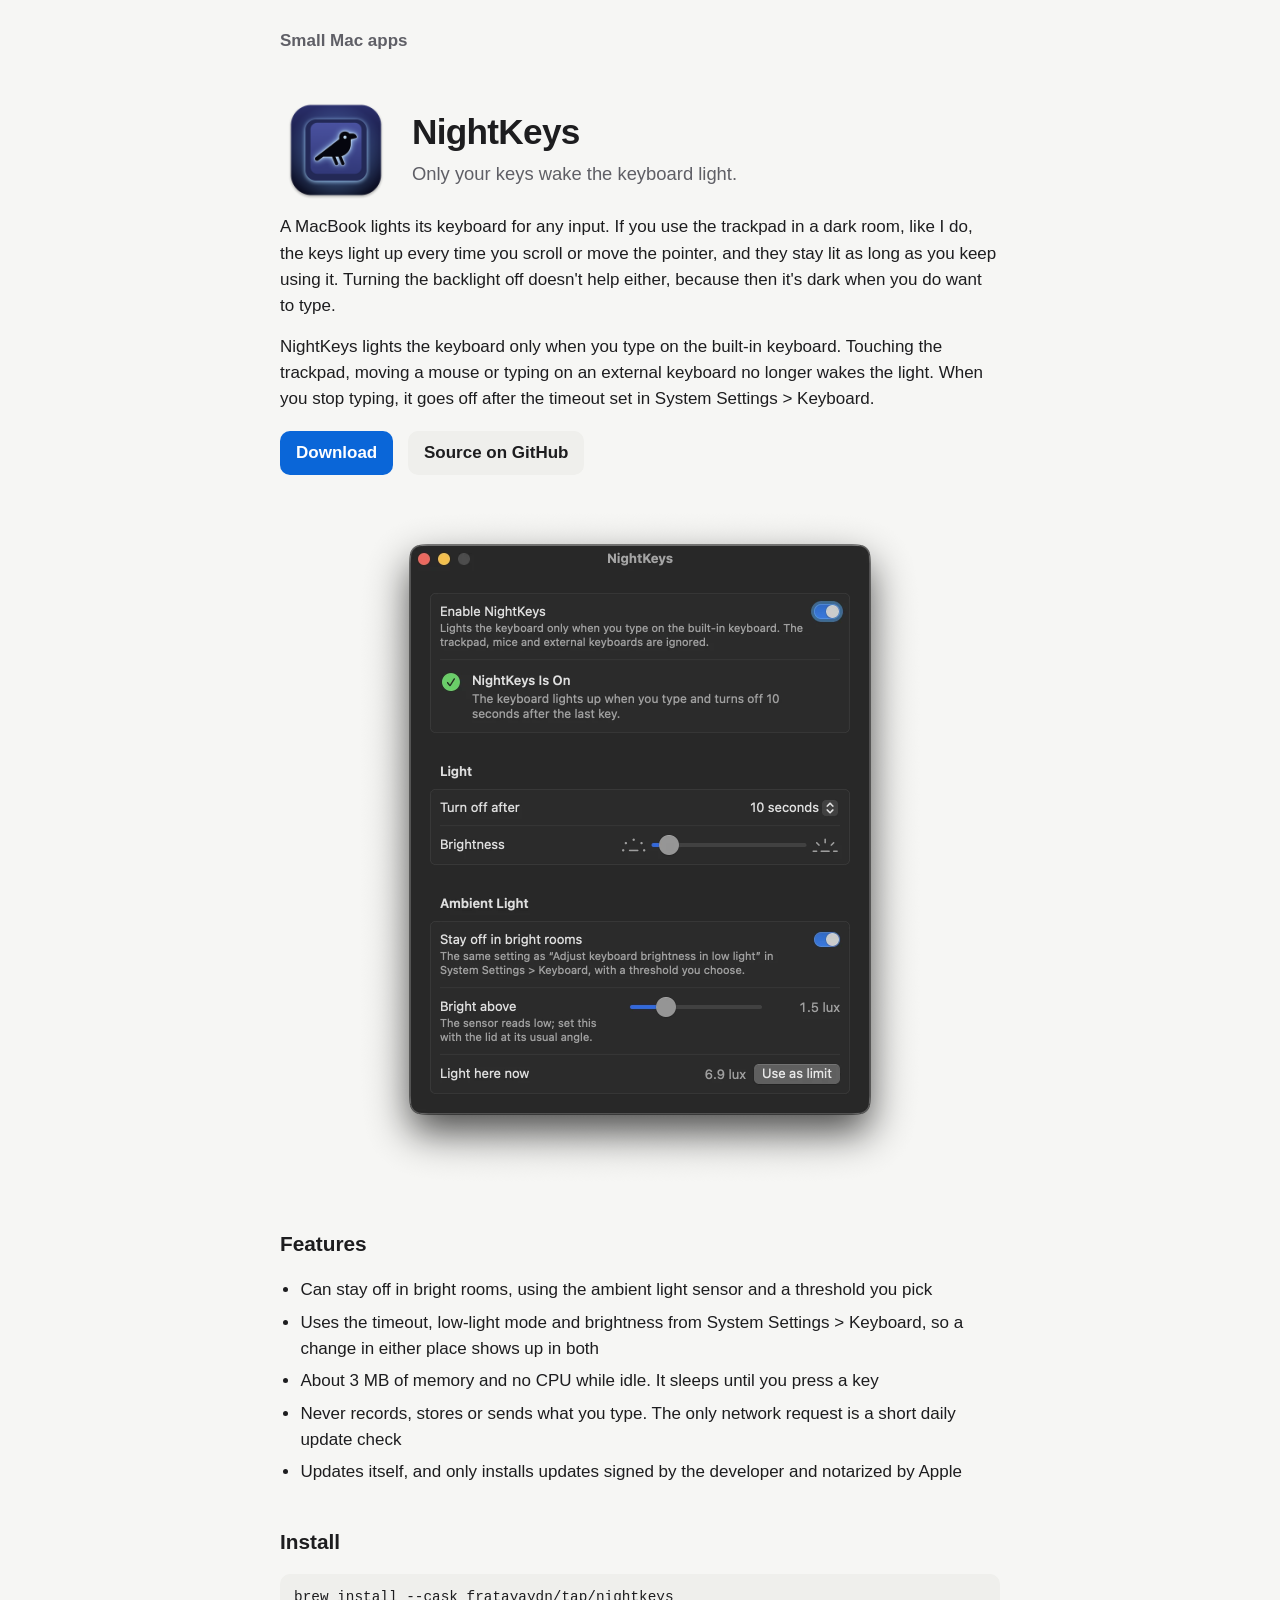
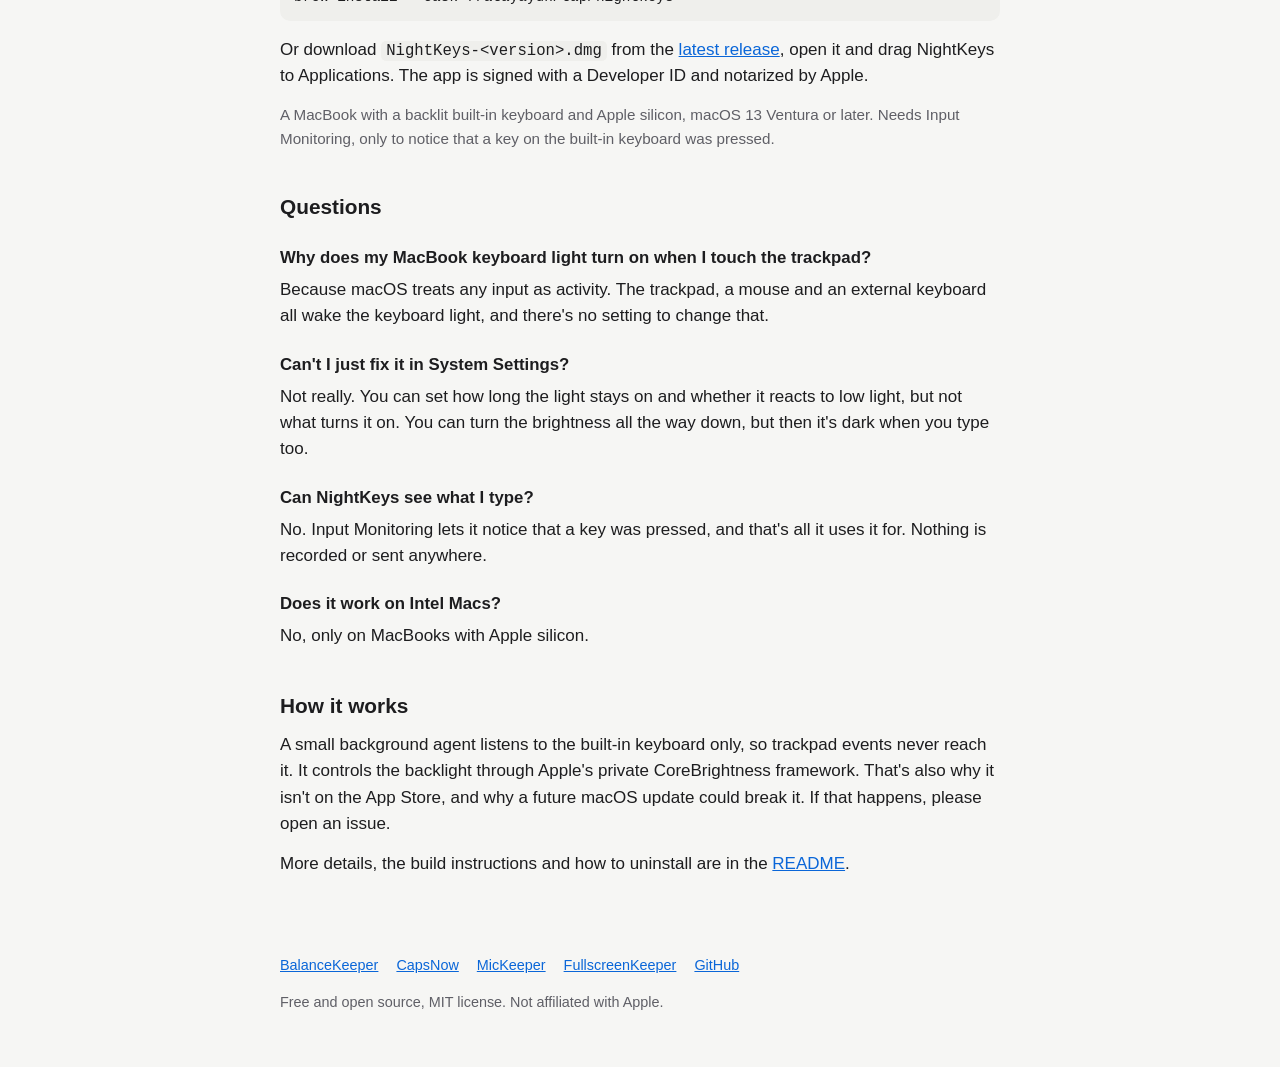
<file: nightkeys/index.html>
<!doctype html>
<html lang="en">
<head>
<meta charset="utf-8">
<meta name="viewport" content="width=device-width, initial-scale=1">
<title>NightKeys: stop the trackpad from turning on the MacBook keyboard backlight</title>
<meta name="description" content="Keeps the MacBook keyboard backlight off until you type on the built-in keyboard. The trackpad, a mouse or an external keyboard won&#x27;t wake it anymore. Free and open source.">
<link rel="canonical" href="https://fratayaydn.github.io/nightkeys/">
<link rel="icon" href="/assets/nightkeys-icon-64.png">
<meta property="og:type" content="website">
<meta property="og:title" content="NightKeys: stop the trackpad from turning on the MacBook keyboard backlight">
<meta property="og:description" content="Keeps the MacBook keyboard backlight off until you type on the built-in keyboard. The trackpad, a mouse or an external keyboard won&#x27;t wake it anymore. Free and open source.">
<meta property="og:url" content="https://fratayaydn.github.io/nightkeys/">
<meta property="og:image" content="https://repository-images.githubusercontent.com/1420839395/5ea00a42-6a84-4455-9b5b-657723b365cf">
<meta name="twitter:card" content="summary_large_image">
<link rel="stylesheet" href="/assets/style.css">
<script type="application/ld+json">
{
 "@context": "https://schema.org",
 "@type": "SoftwareApplication",
 "name": "NightKeys",
 "description": "Keeps the MacBook keyboard backlight off until you type on the built-in keyboard. The trackpad, a mouse or an external keyboard won't wake it anymore. Free and open source.",
 "url": "https://fratayaydn.github.io/nightkeys/",
 "image": "https://fratayaydn.github.io/assets/nightkeys-icon.png",
 "screenshot": "https://fratayaydn.github.io/assets/nightkeys-screenshot.webp",
 "operatingSystem": "macOS 13 or later",
 "applicationCategory": "UtilitiesApplication",
 "downloadUrl": "https://github.com/fratayaydn/nightkeys/releases/latest",
 "installUrl": "https://github.com/fratayaydn/nightkeys#install",
 "isAccessibleForFree": true,
 "offers": {
  "@type": "Offer",
  "price": "0",
  "priceCurrency": "USD"
 },
 "license": "https://opensource.org/licenses/MIT",
 "author": {
  "@type": "Person",
  "name": "Fırat Ayaydın",
  "url": "https://github.com/fratayaydn"
 },
 "sameAs": [
  "https://github.com/fratayaydn/nightkeys"
 ]
}
</script>
<script type='module' src='https://static.cloudflareinsights.com/beacon.min.js' data-cf-beacon='{"token": "ce763ea0298b45959fbdf014d307d417"}'></script>
</head>
<body>
<header class="site"><a href="/">Small Mac apps</a></header>
<main>
<section class="hero">
<img src="/assets/nightkeys-icon.png" alt="NightKeys icon" width="112" height="112">
<div>
<h1>NightKeys</h1>
<p>Only your keys wake the keyboard light.</p>
</div>
</section>
<p>A MacBook lights its keyboard for any input. If you use the trackpad in a dark room, like I do, the keys light up every time you scroll or move the pointer, and they stay lit as long as you keep using it. Turning the backlight off doesn't help either, because then it's dark when you do want to type.</p>
<p>NightKeys lights the keyboard only when you type on the built-in keyboard. Touching the trackpad, moving a mouse or typing on an external keyboard no longer wakes the light. When you stop typing, it goes off after the timeout set in System Settings &gt; Keyboard.</p>
<p>
<a class="button" href="https://github.com/fratayaydn/nightkeys/releases/latest">Download</a>
<a class="button secondary" href="https://github.com/fratayaydn/nightkeys">Source on GitHub</a>
</p>
<img class="shot" src="/assets/nightkeys-screenshot.webp" alt="The NightKeys settings window" width="572" loading="lazy">
<h2>Features</h2>
<ul class="features">
<li>Can stay off in bright rooms, using the ambient light sensor and a threshold you pick</li>
<li>Uses the timeout, low-light mode and brightness from System Settings &gt; Keyboard, so a change in either place shows up in both</li>
<li>About 3 MB of memory and no CPU while idle. It sleeps until you press a key</li>
<li>Never records, stores or sends what you type. The only network request is a short daily update check</li>
<li>Updates itself, and only installs updates signed by the developer and notarized by Apple</li>
</ul>
<h2>Install</h2>
<pre><code>brew install --cask fratayaydn/tap/nightkeys</code></pre>
<p>Or download <code>NightKeys-&lt;version&gt;.dmg</code> from the <a href="https://github.com/fratayaydn/nightkeys/releases/latest">latest release</a>, open it and drag NightKeys to Applications. The app is signed with a Developer ID and notarized by Apple.</p>
<p class="note">A MacBook with a backlit built-in keyboard and Apple silicon, macOS 13 Ventura or later. Needs Input Monitoring, only to notice that a key on the built-in keyboard was pressed.</p>
<h2>Questions</h2>
<h3>Why does my MacBook keyboard light turn on when I touch the trackpad?</h3>
<p>Because macOS treats any input as activity. The trackpad, a mouse and an external keyboard all wake the keyboard light, and there's no setting to change that.</p>
<h3>Can't I just fix it in System Settings?</h3>
<p>Not really. You can set how long the light stays on and whether it reacts to low light, but not what turns it on. You can turn the brightness all the way down, but then it's dark when you type too.</p>
<h3>Can NightKeys see what I type?</h3>
<p>No. Input Monitoring lets it notice that a key was pressed, and that's all it uses it for. Nothing is recorded or sent anywhere.</p>
<h3>Does it work on Intel Macs?</h3>
<p>No, only on MacBooks with Apple silicon.</p>
<h2>How it works</h2>
<p>A small background agent listens to the built-in keyboard only, so trackpad events never reach it. It controls the backlight through Apple's private CoreBrightness framework. That's also why it isn't on the App Store, and why a future macOS update could break it. If that happens, please open an issue.</p>
<p>More details, the build instructions and how to uninstall are in the <a href="https://github.com/fratayaydn/nightkeys#readme">README</a>.</p>
</main>
<footer class="site">
<ul><li><a href="/balancekeeper/">BalanceKeeper</a></li><li><a href="/capsnow/">CapsNow</a></li><li><a href="/mickeeper/">MicKeeper</a></li><li><a href="/fullscreenkeeper/">FullscreenKeeper</a></li><li><a href="https://github.com/fratayaydn">GitHub</a></li></ul>
<p>Free and open source, MIT license. Not affiliated with Apple.</p>
</footer>
</body>
</html>
</file>
<file: assets/style.css>
:root {
  --bg: #f6f6f4;
  --card: #ffffff;
  --text: #1d1d1f;
  --muted: #5f5f66;
  --line: #e2e2e0;
  --accent: #0a66d8;
  --code-bg: #efefec;
  color-scheme: light dark;
}
@media (prefers-color-scheme: dark) {
  :root {
    --bg: #161618;
    --card: #1f1f22;
    --text: #ececef;
    --muted: #a0a0a8;
    --line: #313136;
    --accent: #5aa2ff;
    --code-bg: #2a2a2e;
  }
}
* { box-sizing: border-box; }
html { -webkit-text-size-adjust: 100%; }
body {
  margin: 0;
  background: var(--bg);
  color: var(--text);
  font: 17px/1.55 -apple-system, BlinkMacSystemFont, "SF Pro Text", "Helvetica Neue", Arial, sans-serif;
}
main, header.site, footer.site { max-width: 760px; margin: 0 auto; padding: 0 20px; }
header.site { padding-top: 28px; }
header.site a { color: var(--muted); text-decoration: none; font-weight: 600; }
header.site a:hover { color: var(--text); }
a { color: var(--accent); }
h1 { font-size: 2.2rem; line-height: 1.15; margin: 0 0 8px; letter-spacing: -0.02em; }
h2 { font-size: 1.3rem; margin: 40px 0 10px; }
h3 { font-size: 1.05rem; margin: 22px 0 6px; }
p { margin: 0 0 14px; }
.lead { font-size: 1.15rem; color: var(--muted); margin-bottom: 28px; }
.intro { padding: 48px 0 12px; }
.apps { list-style: none; padding: 0; margin: 0; display: grid; gap: 14px; }
.app {
  display: grid; grid-template-columns: 72px 1fr; gap: 16px; align-items: start;
  background: var(--card); border: 1px solid var(--line); border-radius: 16px; padding: 18px;
}
.app img { width: 72px; height: 72px; }
.app h2 { margin: 0 0 4px; font-size: 1.2rem; }
.app h2 a { color: var(--text); text-decoration: none; }
.app h2 a:hover { text-decoration: underline; }
.app p { color: var(--muted); margin: 0 0 8px; }
.links { display: flex; flex-wrap: wrap; gap: 6px 16px; font-size: 0.95rem; }
.hero { display: flex; gap: 20px; align-items: center; padding: 40px 0 8px; }
.hero img { width: 112px; height: 112px; flex: none; }
.hero p { color: var(--muted); font-size: 1.15rem; margin: 0; }
.shot { display: block; margin: 28px auto 8px; width: 100%; max-width: 572px; height: auto; }
ul.features { padding-left: 1.2em; }
ul.features li { margin-bottom: 6px; }
pre, code { font: 0.92em/1.5 ui-monospace, "SF Mono", Menlo, monospace; }
pre { background: var(--code-bg); border-radius: 10px; padding: 12px 14px; white-space: pre-wrap; word-break: break-word; }
code { background: var(--code-bg); border-radius: 5px; padding: 1px 5px; }
pre code { background: none; padding: 0; }
.button {
  display: inline-block; background: var(--accent); color: #fff; text-decoration: none;
  font-weight: 600; padding: 9px 16px; border-radius: 10px; margin: 4px 10px 4px 0;
}
.button.secondary { background: var(--code-bg); color: var(--text); }
.note { color: var(--muted); font-size: 0.95rem; }
footer.site { color: var(--muted); font-size: 0.9rem; padding-top: 48px; padding-bottom: 40px; }
footer.site ul { list-style: none; padding: 0; display: flex; flex-wrap: wrap; gap: 6px 18px; }
@media (max-width: 520px) {
  h1 { font-size: 1.8rem; }
  .hero { flex-direction: column; align-items: flex-start; }
  .hero img { width: 88px; height: 88px; }
  .app { grid-template-columns: 56px 1fr; }
  .app img { width: 56px; height: 56px; }
}
</file>
